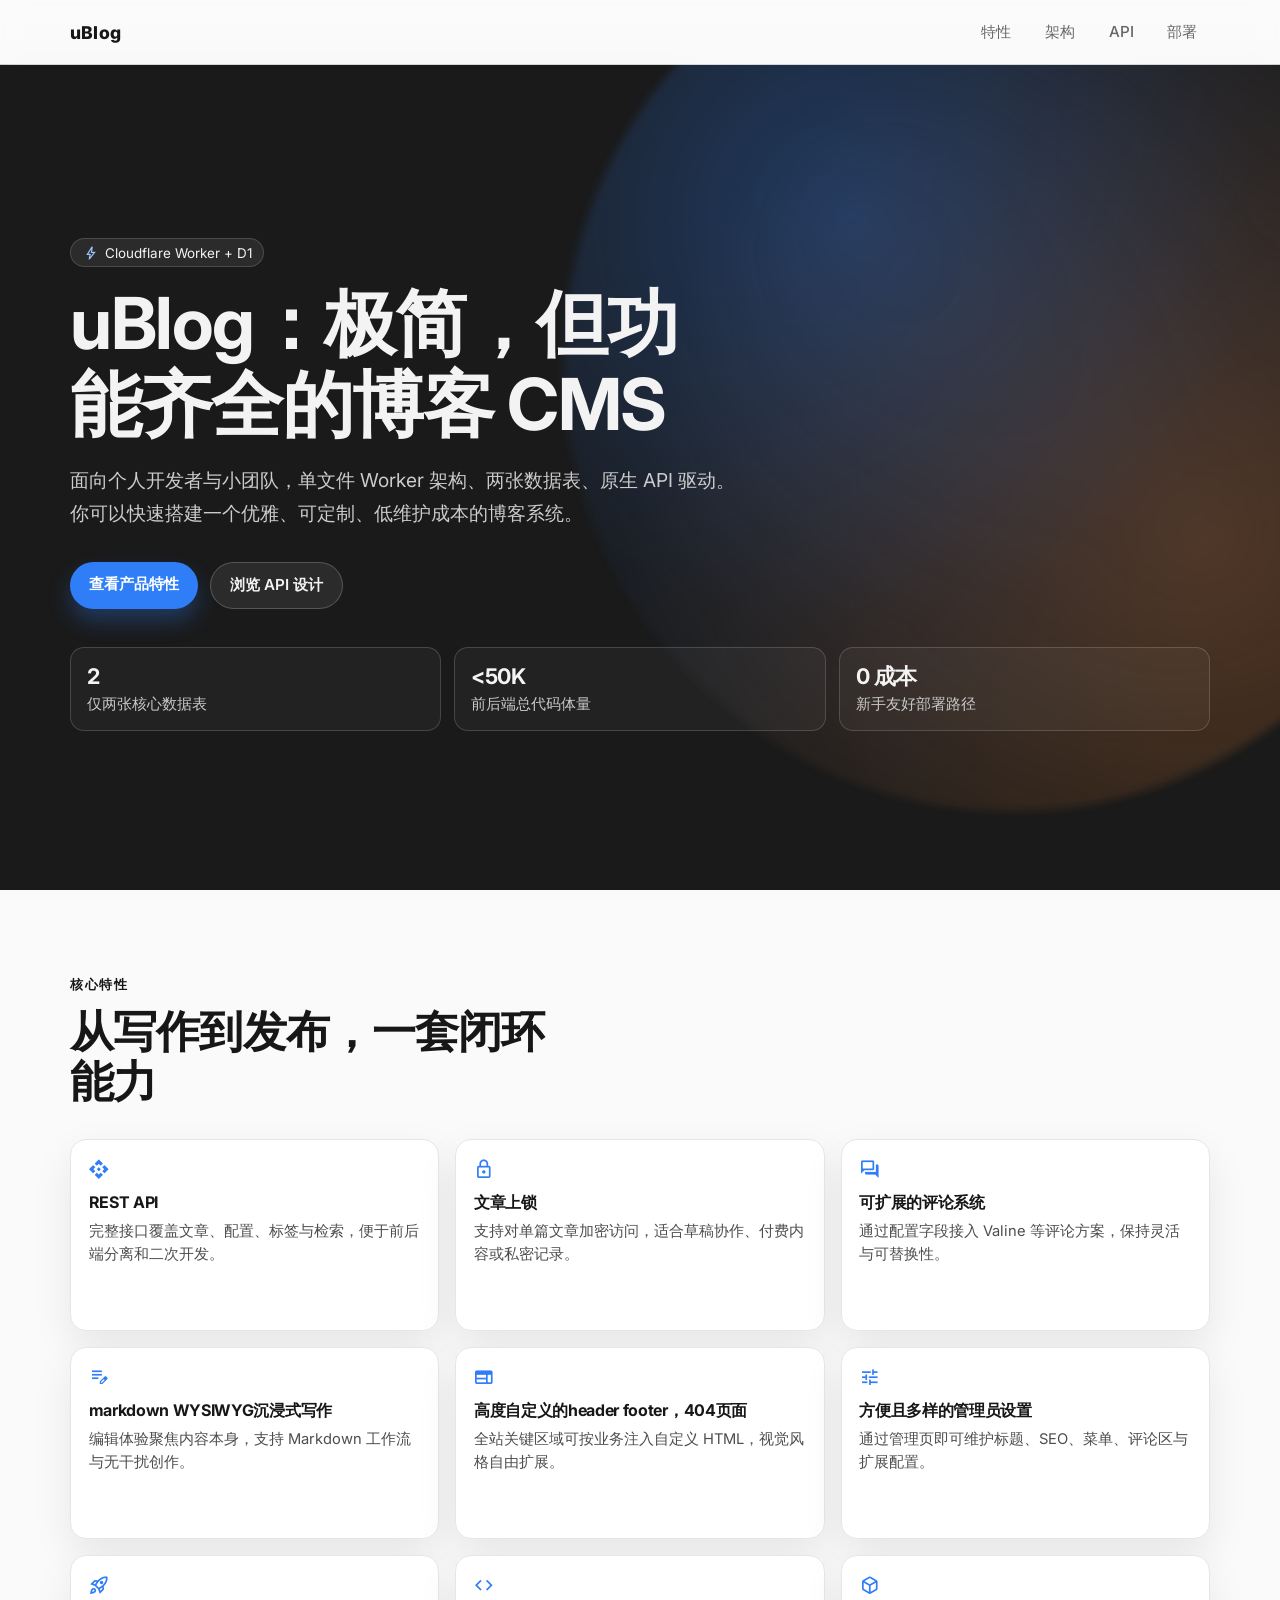
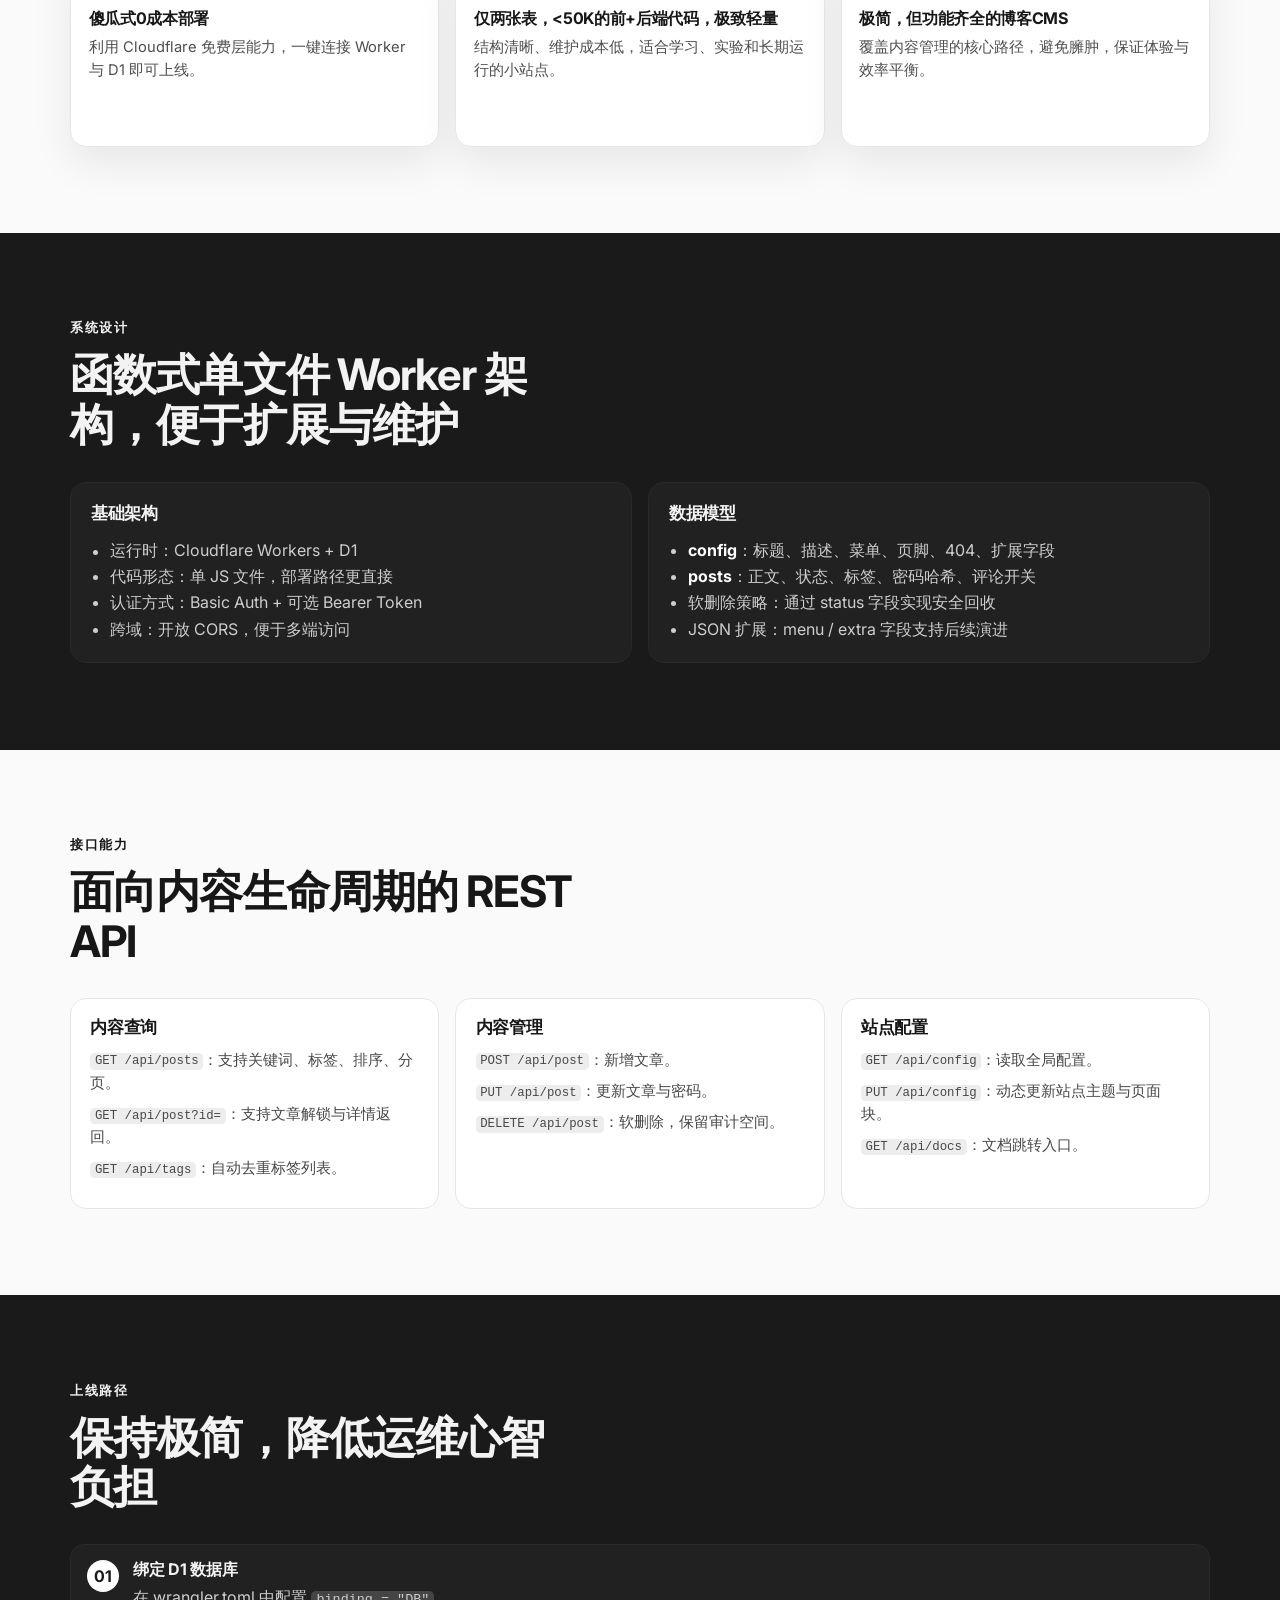
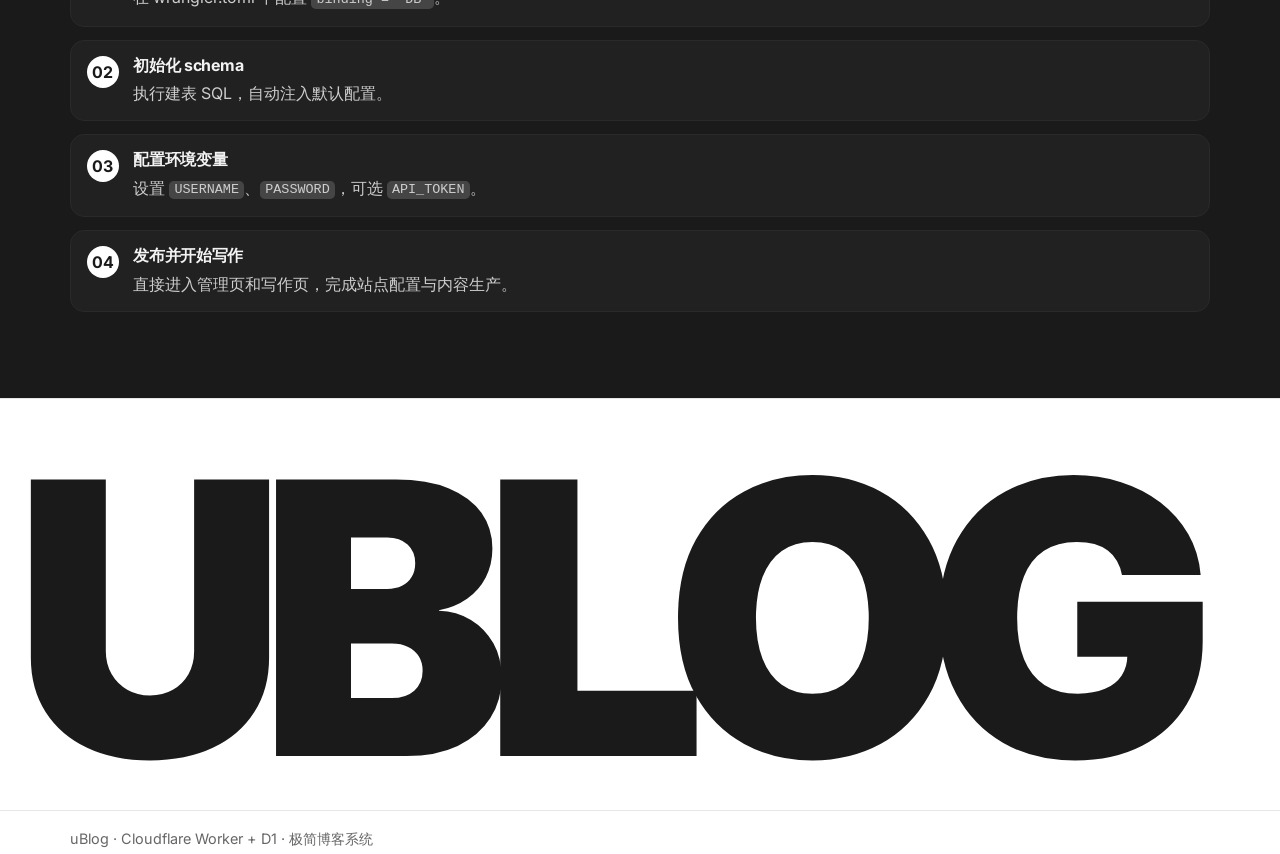
<file: index.html>
<!DOCTYPE html>
<html lang="zh-CN">
  <head>
    <meta charset="UTF-8" />
    <meta name="viewport" content="width=device-width, initial-scale=1.0" />
    <title>uBlog | 极简但功能齐全的博客 CMS</title>
    <meta
      name="description"
      content="uBlog 是基于 Cloudflare Worker + D1 的极简博客系统：轻量、可扩展、支持文章上锁、REST API 与沉浸式 Markdown 写作。"
    />
    <link rel="preconnect" href="https://fonts.googleapis.com" />
    <link rel="preconnect" href="https://fonts.gstatic.com" crossorigin />
    <link
      href="https://fonts.googleapis.com/css2?family=Inter:wght@400;500;600;700;800;900&display=swap"
      rel="stylesheet"
    />
    <link
      rel="stylesheet"
      href="https://fonts.googleapis.com/css2?family=Material+Symbols+Outlined:opsz,wght,FILL,GRAD@24,500,0,0"
    />
    <link rel="stylesheet" href="./styles.css" />
  </head>
  <body>
    <header class="site-header">
      <div class="container nav-wrap">
        <a class="logo" href="#top">uBlog</a>
        <nav class="nav-links">
          <a href="#features">特性</a>
          <a href="#architecture">架构</a>
          <a href="#api">API</a>
          <a href="#deploy">部署</a>
        </nav>
      </div>
    </header>

    <main id="top">
      <section class="hero section-dark">
        <div class="hero-glow" id="heroGlow" aria-hidden="true"></div>
        <div class="container hero-content">
          <p class="pill" data-reveal>
            <span class="material-symbols-outlined" aria-hidden="true">bolt</span>
            Cloudflare Worker + D1
          </p>
          <h1 data-reveal>uBlog：极简，但功能齐全的博客 CMS</h1>
          <p class="hero-desc" data-reveal>
            面向个人开发者与小团队，单文件 Worker 架构、两张数据表、原生 API
            驱动。你可以快速搭建一个优雅、可定制、低维护成本的博客系统。
          </p>
          <div class="hero-actions" data-reveal>
            <a class="btn btn-primary" href="#features">查看产品特性</a>
            <a class="btn btn-ghost" href="#api">浏览 API 设计</a>
          </div>
          <div class="kpis" data-reveal>
            <article>
              <h3>2</h3>
              <p>仅两张核心数据表</p>
            </article>
            <article>
              <h3>&lt;50K</h3>
              <p>前后端总代码体量</p>
            </article>
            <article>
              <h3>0 成本</h3>
              <p>新手友好部署路径</p>
            </article>
          </div>
        </div>
      </section>

      <section id="features" class="section-light">
        <div class="container">
          <p class="section-label" data-reveal>核心特性</p>
          <h2 data-reveal>从写作到发布，一套闭环能力</h2>
          <div class="feature-grid">
            <article class="feature-card" data-reveal>
              <span class="material-symbols-outlined" aria-hidden="true">api</span>
              <h3>REST API</h3>
              <p>完整接口覆盖文章、配置、标签与检索，便于前后端分离和二次开发。</p>
            </article>
            <article class="feature-card" data-reveal>
              <span class="material-symbols-outlined" aria-hidden="true">lock</span>
              <h3>文章上锁</h3>
              <p>支持对单篇文章加密访问，适合草稿协作、付费内容或私密记录。</p>
            </article>
            <article class="feature-card" data-reveal>
              <span class="material-symbols-outlined" aria-hidden="true">forum</span>
              <h3>可扩展的评论系统</h3>
              <p>通过配置字段接入 Valine 等评论方案，保持灵活与可替换性。</p>
            </article>
            <article class="feature-card" data-reveal>
              <span class="material-symbols-outlined" aria-hidden="true">edit_note</span>
              <h3>markdown WYSIWYG沉浸式写作</h3>
              <p>编辑体验聚焦内容本身，支持 Markdown 工作流与无干扰创作。</p>
            </article>
            <article class="feature-card" data-reveal>
              <span class="material-symbols-outlined" aria-hidden="true">web</span>
              <h3>高度自定义的header footer，404页面</h3>
              <p>全站关键区域可按业务注入自定义 HTML，视觉风格自由扩展。</p>
            </article>
            <article class="feature-card" data-reveal>
              <span class="material-symbols-outlined" aria-hidden="true">tune</span>
              <h3>方便且多样的管理员设置</h3>
              <p>通过管理页即可维护标题、SEO、菜单、评论区与扩展配置。</p>
            </article>
            <article class="feature-card" data-reveal>
              <span class="material-symbols-outlined" aria-hidden="true">rocket_launch</span>
              <h3>傻瓜式0成本部署</h3>
              <p>利用 Cloudflare 免费层能力，一键连接 Worker 与 D1 即可上线。</p>
            </article>
            <article class="feature-card" data-reveal>
              <span class="material-symbols-outlined" aria-hidden="true">code</span>
              <h3>仅两张表，&lt;50K的前+后端代码，极致轻量</h3>
              <p>结构清晰、维护成本低，适合学习、实验和长期运行的小站点。</p>
            </article>
            <article class="feature-card" data-reveal>
              <span class="material-symbols-outlined" aria-hidden="true">deployed_code</span>
              <h3>极简，但功能齐全的博客CMS</h3>
              <p>覆盖内容管理的核心路径，避免臃肿，保证体验与效率平衡。</p>
            </article>
          </div>
        </div>
      </section>

      <section id="architecture" class="section-dark">
        <div class="container">
          <p class="section-label" data-reveal>系统设计</p>
          <h2 data-reveal>函数式单文件 Worker 架构，便于扩展与维护</h2>
          <div class="split-grid">
            <article class="panel" data-reveal>
              <h3>基础架构</h3>
              <ul>
                <li>运行时：Cloudflare Workers + D1</li>
                <li>代码形态：单 JS 文件，部署路径更直接</li>
                <li>认证方式：Basic Auth + 可选 Bearer Token</li>
                <li>跨域：开放 CORS，便于多端访问</li>
              </ul>
            </article>
            <article class="panel" data-reveal>
              <h3>数据模型</h3>
              <ul>
                <li><strong>config</strong>：标题、描述、菜单、页脚、404、扩展字段</li>
                <li><strong>posts</strong>：正文、状态、标签、密码哈希、评论开关</li>
                <li>软删除策略：通过 status 字段实现安全回收</li>
                <li>JSON 扩展：menu / extra 字段支持后续演进</li>
              </ul>
            </article>
          </div>
        </div>
      </section>

      <section id="api" class="section-light">
        <div class="container">
          <p class="section-label" data-reveal>接口能力</p>
          <h2 data-reveal>面向内容生命周期的 REST API</h2>
          <div class="api-grid">
            <article class="api-card" data-reveal>
              <h3>内容查询</h3>
              <p><code>GET /api/posts</code>：支持关键词、标签、排序、分页。</p>
              <p><code>GET /api/post?id=</code>：支持文章解锁与详情返回。</p>
              <p><code>GET /api/tags</code>：自动去重标签列表。</p>
            </article>
            <article class="api-card" data-reveal>
              <h3>内容管理</h3>
              <p><code>POST /api/post</code>：新增文章。</p>
              <p><code>PUT /api/post</code>：更新文章与密码。</p>
              <p><code>DELETE /api/post</code>：软删除，保留审计空间。</p>
            </article>
            <article class="api-card" data-reveal>
              <h3>站点配置</h3>
              <p><code>GET /api/config</code>：读取全局配置。</p>
              <p><code>PUT /api/config</code>：动态更新站点主题与页面块。</p>
              <p><code>GET /api/docs</code>：文档跳转入口。</p>
            </article>
          </div>
        </div>
      </section>

      <section id="deploy" class="section-dark">
        <div class="container">
          <p class="section-label" data-reveal>上线路径</p>
          <h2 data-reveal>保持极简，降低运维心智负担</h2>
          <div class="timeline">
            <article data-reveal>
              <span>01</span>
              <div>
                <h3>绑定 D1 数据库</h3>
                <p>在 wrangler.toml 中配置 <code>binding = "DB"</code>。</p>
              </div>
            </article>
            <article data-reveal>
              <span>02</span>
              <div>
                <h3>初始化 schema</h3>
                <p>执行建表 SQL，自动注入默认配置。</p>
              </div>
            </article>
            <article data-reveal>
              <span>03</span>
              <div>
                <h3>配置环境变量</h3>
                <p>设置 <code>USERNAME</code>、<code>PASSWORD</code>，可选 <code>API_TOKEN</code>。</p>
              </div>
            </article>
            <article data-reveal>
              <span>04</span>
              <div>
                <h3>发布并开始写作</h3>
                <p>直接进入管理页和写作页，完成站点配置与内容生产。</p>
              </div>
            </article>
          </div>
        </div>
      </section>

      <section class="brand-wall">
        <div class="container">
          <p class="brand-fit" id="brandFit" aria-label="UBLOG">UBLOG</p>
        </div>
      </section>
    </main>

    <footer class="site-footer">
      <div class="container">
        <p>uBlog · Cloudflare Worker + D1 · 极简博客系统</p>
      </div>
    </footer>

    <script src="./script.js"></script>
  </body>
</html>
</file>
<file: styles.css>
:root {
  --color-base: #1a1a1a;
  --color-surface: #fafafa;
  --color-white: #ffffff;
  --color-text-dark: #171717;
  --color-text-light: #f3f3f3;
  --color-muted-dark: #8b8b8b;
  --color-muted-light: #676767;
  --color-border-dark: #2a2a2a;
  --color-border-light: #e6e6e6;
  --color-accent: #2f7ef7;
  --color-accent-2: #ff8c3a;
  --header-height: 4rem;
  --radius-xl: 1.25rem;
  --radius-lg: 1rem;
  --radius-md: 0.875rem;
  --shadow-soft: 0 16px 40px rgba(0, 0, 0, 0.08);
  --shadow-dark: 0 24px 48px rgba(0, 0, 0, 0.25);
  --container-width: 1140px;
}

*,
*::before,
*::after {
  box-sizing: border-box;
}

html {
  scroll-behavior: smooth;
}

body {
  margin: 0;
  font-family: "Inter", "PingFang SC", "Hiragino Sans GB", "Microsoft YaHei",
    sans-serif;
  background: var(--color-surface);
  color: var(--color-text-dark);
  text-rendering: optimizeLegibility;
  overflow-x: hidden;
}

a {
  color: inherit;
}

.container {
  width: min(var(--container-width), calc(100% - 2.5rem));
  margin: 0 auto;
}

.site-header {
  position: fixed;
  top: 0;
  left: 0;
  width: 100%;
  z-index: 1000;
  background: rgba(250, 250, 250, 0.82);
  backdrop-filter: blur(14px);
  border-bottom: 1px solid rgba(26, 26, 26, 0.08);
}

.nav-wrap {
  min-height: var(--header-height);
  display: flex;
  align-items: center;
  justify-content: space-between;
  gap: 1rem;
}

.logo {
  text-decoration: none;
  font-weight: 800;
  font-size: 1.1rem;
  letter-spacing: 0.01em;
}

.nav-links {
  display: flex;
  gap: 0.5rem;
  flex-wrap: wrap;
  justify-content: flex-end;
}

.nav-links a {
  text-decoration: none;
  color: var(--color-muted-light);
  font-size: 0.95rem;
  font-weight: 500;
  padding: 0.45rem 0.8rem;
  border-radius: 999px;
  transition: color 180ms ease, background-color 180ms ease;
}

.nav-links a:hover,
.nav-links a.is-active {
  color: var(--color-base);
  background: rgba(26, 26, 26, 0.08);
}

main {
  padding-top: var(--header-height);
}

section {
  position: relative;
  overflow: hidden;
}

.section-dark {
  background: var(--color-base);
  color: var(--color-text-light);
}

.section-light {
  background: var(--color-surface);
  color: var(--color-text-dark);
}

.hero {
  min-height: calc(94svh - var(--header-height));
  display: flex;
  align-items: center;
  padding: 5.5rem 0 4.5rem;
}

.hero-glow {
  position: absolute;
  top: -18%;
  right: -14%;
  width: min(56rem, 85vw);
  height: min(56rem, 85vw);
  border-radius: 50%;
  background:
    radial-gradient(
      circle at 32% 34%,
      rgba(47, 126, 247, 0.32),
      rgba(47, 126, 247, 0.05) 48%,
      rgba(47, 126, 247, 0) 72%
    ),
    radial-gradient(
      circle at 72% 70%,
      rgba(255, 140, 58, 0.24),
      rgba(255, 140, 58, 0) 65%
    );
  pointer-events: none;
  filter: blur(4px);
  transform: translate3d(0, 0, 0);
}

.hero-content {
  position: relative;
  z-index: 1;
}

.pill {
  width: fit-content;
  display: inline-flex;
  align-items: center;
  gap: 0.4rem;
  margin: 0;
  padding: 0.32rem 0.72rem;
  border-radius: 999px;
  background: rgba(250, 250, 250, 0.08);
  border: 1px solid rgba(250, 250, 250, 0.15);
  font-size: 0.84rem;
}

.pill .material-symbols-outlined {
  font-size: 1rem;
  color: #9ec2ff;
}

h1,
h2,
h3 {
  margin: 0;
  line-height: 1.14;
  letter-spacing: -0.02em;
}

h1 {
  margin-top: 1rem;
  max-width: 14ch;
  font-size: clamp(2.2rem, 5.6vw, 5rem);
}

.hero-desc {
  margin-top: 1.15rem;
  max-width: 56ch;
  color: #cccccc;
  font-size: clamp(1rem, 2.2vw, 1.2rem);
  line-height: 1.7;
}

.hero-actions {
  margin-top: 2rem;
  display: flex;
  flex-wrap: wrap;
  gap: 0.75rem;
}

.btn {
  text-decoration: none;
  border-radius: 999px;
  padding: 0.76rem 1.18rem;
  font-weight: 600;
  font-size: 0.95rem;
  transition: transform 180ms ease, box-shadow 180ms ease, background-color 180ms ease;
}

.btn:hover {
  transform: translateY(-1px);
}

.btn-primary {
  color: var(--color-white);
  background: var(--color-accent);
  box-shadow: 0 12px 22px rgba(47, 126, 247, 0.3);
}

.btn-primary:hover {
  background: #226ce0;
}

.btn-ghost {
  color: #f2f2f2;
  background: rgba(250, 250, 250, 0.08);
  border: 1px solid rgba(250, 250, 250, 0.2);
}

.kpis {
  margin-top: 2.4rem;
  display: grid;
  grid-template-columns: repeat(3, minmax(0, 1fr));
  gap: 0.8rem;
}

.kpis article {
  border: 1px solid rgba(250, 250, 250, 0.16);
  border-radius: var(--radius-md);
  background: rgba(255, 255, 255, 0.04);
  padding: 1rem;
}

.kpis h3 {
  font-size: 1.35rem;
}

.kpis p {
  margin: 0.4rem 0 0;
  color: #cacaca;
  font-size: 0.92rem;
}

.section-light .container,
.section-dark .container {
  padding: 5.4rem 0;
}

.section-label {
  margin: 0;
  font-size: 0.82rem;
  text-transform: uppercase;
  letter-spacing: 0.13em;
  font-weight: 700;
  opacity: 0.76;
}

.section-light h2,
.section-dark h2 {
  margin-top: 0.82rem;
  max-width: 18ch;
  font-size: clamp(1.75rem, 3.4vw, 3.2rem);
}

.feature-grid {
  margin-top: 2rem;
  display: grid;
  grid-template-columns: repeat(3, minmax(0, 1fr));
  gap: 1rem;
}

.feature-card {
  background: var(--color-white);
  border: 1px solid var(--color-border-light);
  border-radius: var(--radius-lg);
  padding: 1.2rem 1.1rem;
  min-height: 12rem;
  box-shadow: var(--shadow-soft);
}

.feature-card .material-symbols-outlined {
  font-size: 1.35rem;
  color: var(--color-accent);
}

.feature-card h3 {
  margin-top: 0.6rem;
  font-size: 1rem;
}

.feature-card p {
  margin: 0.55rem 0 0;
  color: #4e4e4e;
  line-height: 1.55;
  font-size: 0.92rem;
}

.split-grid {
  margin-top: 2rem;
  display: grid;
  grid-template-columns: repeat(2, minmax(0, 1fr));
  gap: 1rem;
}

.panel {
  border: 1px solid var(--color-border-dark);
  border-radius: var(--radius-lg);
  padding: 1.25rem;
  background: rgba(255, 255, 255, 0.03);
}

.panel h3 {
  font-size: 1.08rem;
}

.panel ul {
  margin: 0.9rem 0 0;
  padding-left: 1.2rem;
  color: #cecece;
  line-height: 1.65;
}

.panel strong {
  color: var(--color-white);
}

.api-grid {
  margin-top: 2rem;
  display: grid;
  grid-template-columns: repeat(3, minmax(0, 1fr));
  gap: 1rem;
}

.api-card {
  background: var(--color-white);
  border: 1px solid var(--color-border-light);
  border-radius: var(--radius-lg);
  padding: 1.2rem;
}

.api-card h3 {
  font-size: 1.05rem;
  margin-bottom: 0.68rem;
}

.api-card p {
  margin: 0.52rem 0;
  color: #484848;
  line-height: 1.55;
  font-size: 0.92rem;
}

code {
  font-family: ui-monospace, SFMono-Regular, Menlo, Consolas, monospace;
  font-size: 0.84em;
  border-radius: 0.35em;
  padding: 0.1em 0.38em;
  background: rgba(26, 26, 26, 0.08);
}

.section-dark code {
  background: rgba(250, 250, 250, 0.16);
}

.timeline {
  margin-top: 2rem;
  display: grid;
  gap: 0.8rem;
}

.timeline article {
  display: grid;
  grid-template-columns: auto 1fr;
  align-items: flex-start;
  gap: 0.9rem;
  border: 1px solid var(--color-border-dark);
  border-radius: var(--radius-md);
  padding: 0.95rem 1rem;
  background: rgba(255, 255, 255, 0.03);
}

.timeline span {
  display: inline-flex;
  width: 2rem;
  height: 2rem;
  border-radius: 999px;
  align-items: center;
  justify-content: center;
  font-weight: 700;
  color: var(--color-base);
  background: var(--color-white);
}

.timeline h3 {
  font-size: 1rem;
}

.timeline p {
  margin: 0.45rem 0 0;
  color: #cecece;
  line-height: 1.5;
}

.brand-wall {
  background: var(--color-white);
  padding: 4rem 0 2.2rem;
  border-top: 1px solid var(--color-border-light);
  overflow: clip;
}

.brand-wall .container {
  width: 100%;
  max-width: none;
  padding: 0 1rem;
  overflow: hidden;
}

.brand-fit {
  margin: 0;
  width: 100%;
  display: block;
  white-space: nowrap;
  line-height: 0.82;
  font-weight: 900;
  letter-spacing: -0.06em;
  color: var(--color-base);
  user-select: none;
  text-transform: uppercase;
}

.site-footer {
  background: var(--color-white);
  border-top: 1px solid var(--color-border-light);
  padding: 1.2rem 0 2rem;
}

.site-footer p {
  margin: 0;
  color: #666666;
  font-size: 0.9rem;
}

[data-reveal] {
  opacity: 0;
  transform: translate3d(0, 24px, 0);
  transition: opacity 640ms ease, transform 640ms ease;
}

[data-reveal].is-visible {
  opacity: 1;
  transform: translate3d(0, 0, 0);
}

@media (max-width: 1080px) {
  .feature-grid,
  .api-grid {
    grid-template-columns: repeat(2, minmax(0, 1fr));
  }
}

@media (max-width: 800px) {
  :root {
    --header-height: 4.6rem;
  }

  .container {
    width: min(var(--container-width), calc(100% - 1.6rem));
  }

  .hero {
    padding: 4rem 0 3.4rem;
    min-height: auto;
  }

  .nav-wrap {
    align-items: flex-start;
    padding: 0.7rem 0;
    flex-direction: column;
  }

  .nav-links {
    width: 100%;
    justify-content: flex-start;
  }

  .kpis,
  .feature-grid,
  .split-grid,
  .api-grid {
    grid-template-columns: 1fr;
  }

  .section-light .container,
  .section-dark .container {
    padding: 4.4rem 0;
  }

  .brand-wall {
    padding-top: 3.2rem;
  }
}

@media (orientation: landscape) and (max-height: 660px) {
  .hero {
    min-height: auto;
    padding-top: 3.8rem;
  }

  .kpis article {
    padding: 0.8rem;
  }
}

@media (prefers-reduced-motion: reduce) {
  html {
    scroll-behavior: auto;
  }

  [data-reveal] {
    opacity: 1;
    transform: none;
    transition: none;
  }

  .btn {
    transition: none;
  }

  .hero-glow {
    transform: none !important;
  }
}
</file>
